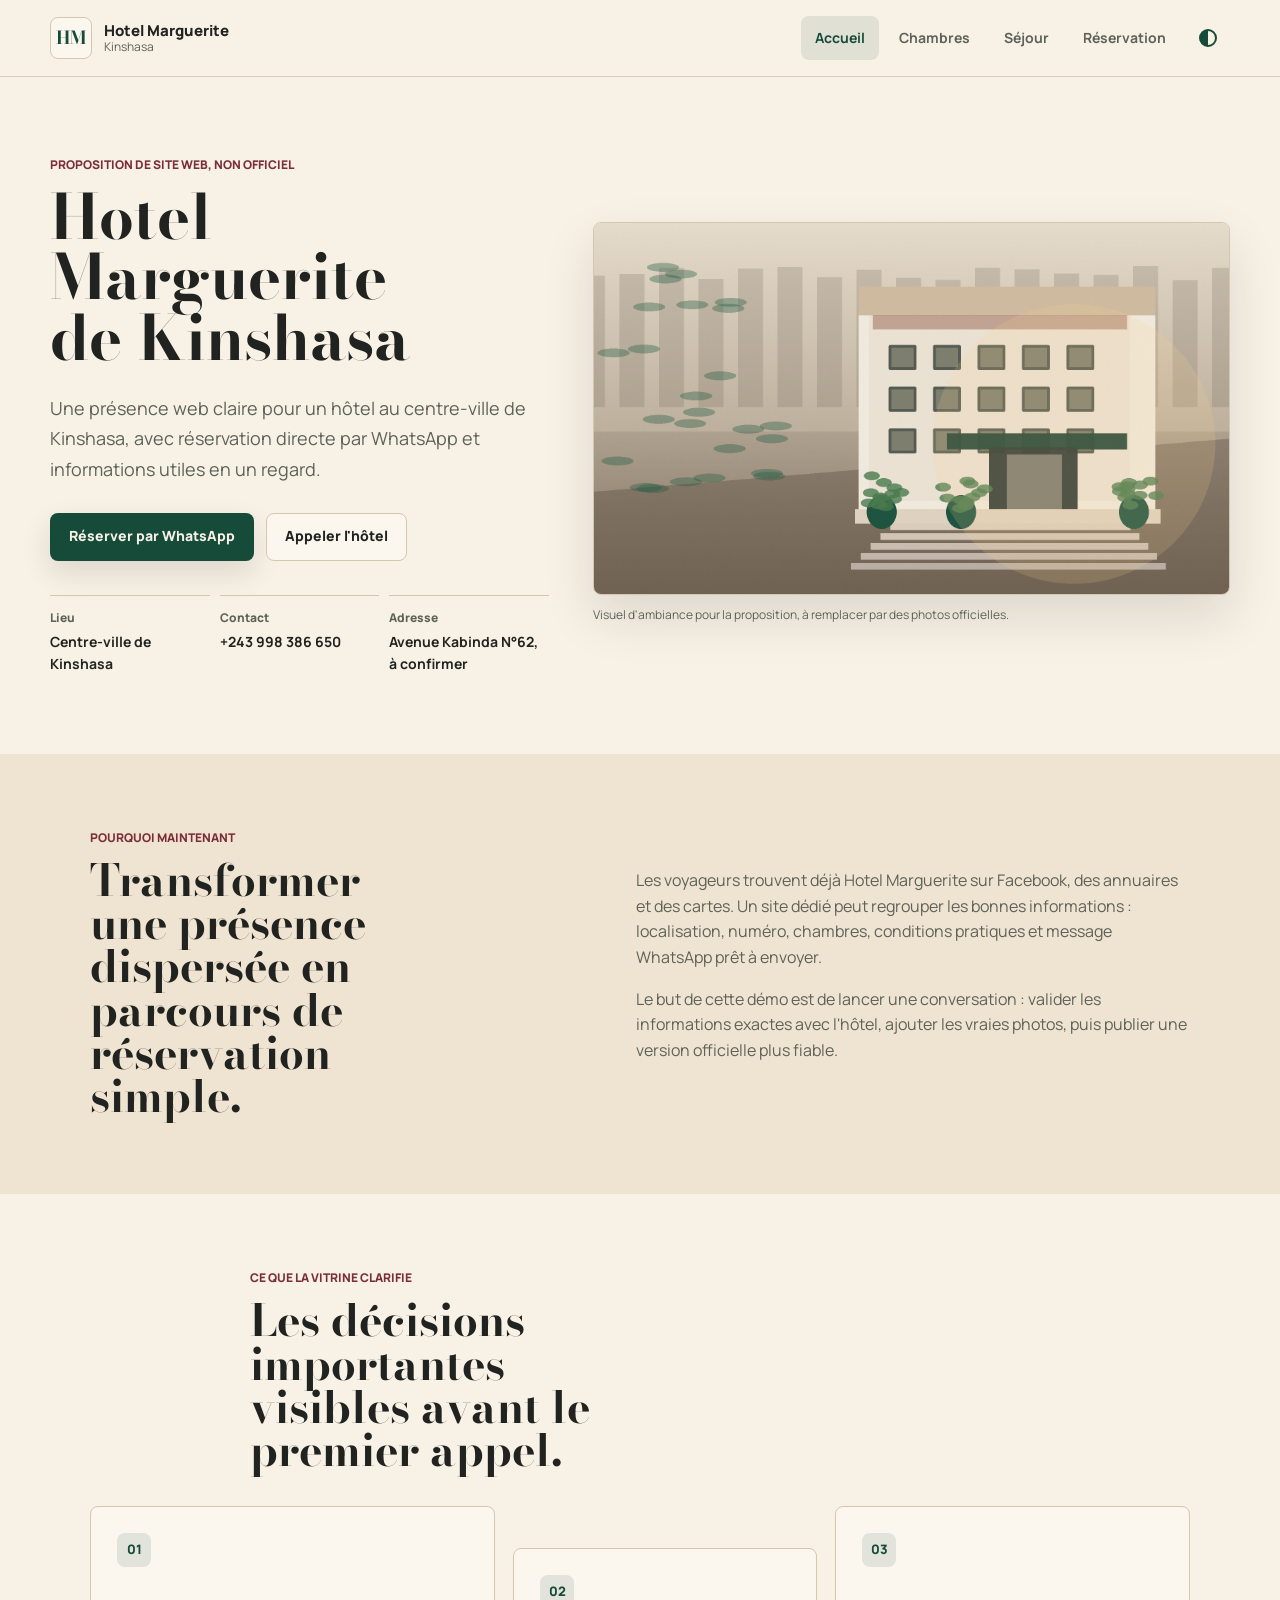
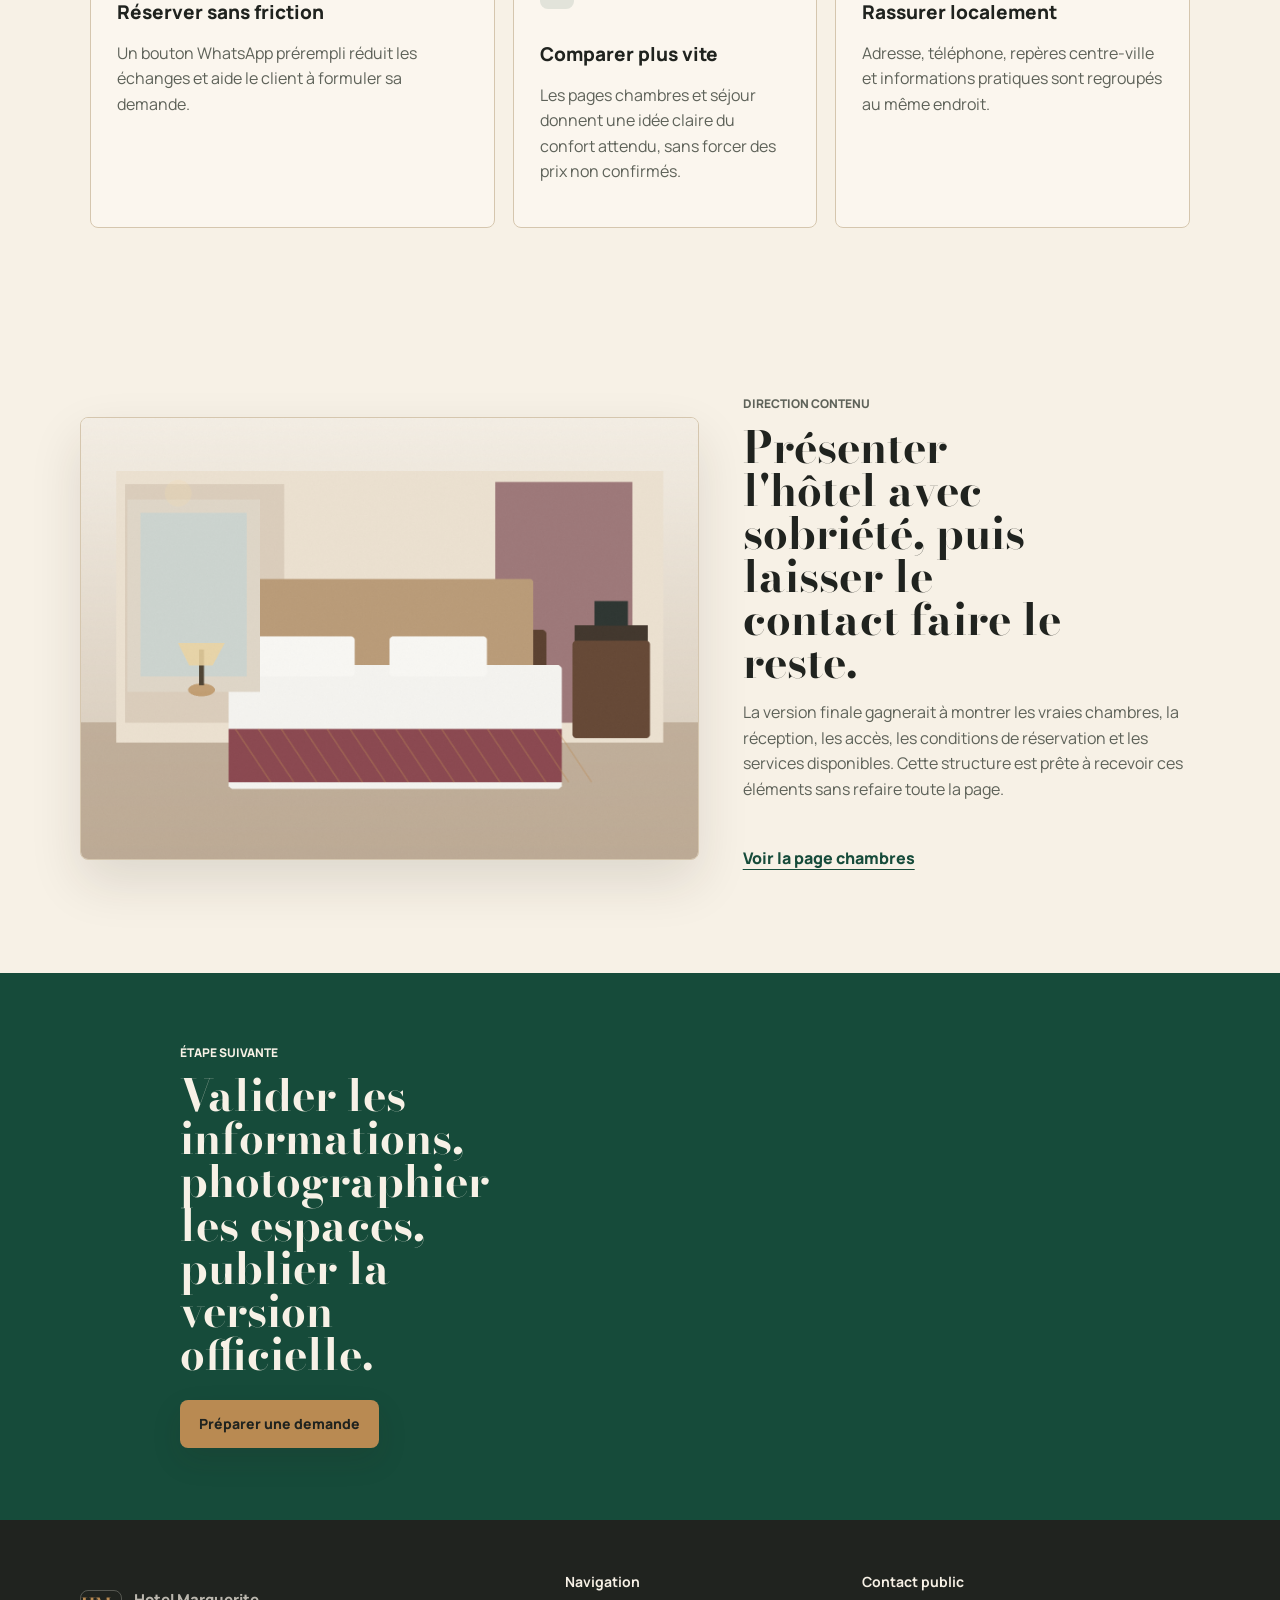
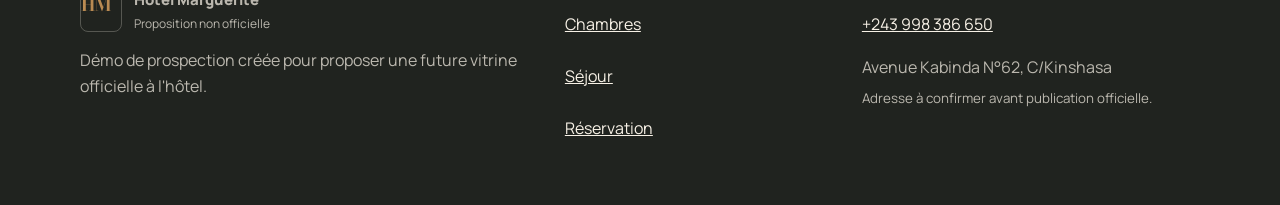
<file: index.html>
<!doctype html>
<html lang="fr">
  <head>
    <meta charset="utf-8">
    <meta name="viewport" content="width=device-width, initial-scale=1">
    <title>Hotel Marguerite de Kinshasa | Proposition de site</title>
    <meta name="description" content="Proposition de site web pour Hotel Marguerite de Kinshasa, hôtel au centre-ville avec réservation directe par téléphone ou WhatsApp.">
    <meta name="keywords" content="Hotel Marguerite Kinshasa, hôtel centre-ville Kinshasa, réservation hôtel Kinshasa, Avenue Kabinda, WhatsApp hôtel Kinshasa">
    <meta property="og:title" content="Hotel Marguerite de Kinshasa | Proposition de site">
    <meta property="og:description" content="Une vitrine claire et mobile-first pour faciliter la réservation directe.">
    <meta property="og:image" content="images/hotel-marguerite-hero-mood.png">
    <meta property="og:type" content="website">
    <link rel="preconnect" href="https://fonts.googleapis.com">
    <link rel="preconnect" href="https://fonts.gstatic.com" crossorigin>
    <link href="https://fonts.googleapis.com/css2?family=Bodoni+Moda:wght@600;700&family=Manrope:wght@400;500;600;700&display=swap" rel="stylesheet">
    <script>document.documentElement.classList.add("js");</script>
    <link rel="stylesheet" href="styles.css">
  </head>
  <body data-page="home">
    <a class="skip-link" href="#main">Aller au contenu</a>
    <header class="site-header">
      <nav class="nav-shell" aria-label="Navigation principale">
        <a class="brand" href="index.html" aria-label="Accueil Hotel Marguerite">
          <span class="brand-mark">HM</span>
          <span>
            <strong>Hotel Marguerite</strong>
            <small>Kinshasa</small>
          </span>
        </a>
        <button class="nav-toggle" type="button" aria-expanded="false" aria-controls="site-menu">
          <span></span>
          <span></span>
          <span></span>
          <span class="sr-only">Menu</span>
        </button>
        <div class="site-menu" id="site-menu">
          <a href="index.html" aria-current="page">Accueil</a>
          <a href="chambres.html">Chambres</a>
          <a href="sejour.html">Séjour</a>
          <a href="reservation.html">Réservation</a>
          <button class="theme-toggle" type="button" aria-label="Changer le thème">
            <span class="theme-icon" aria-hidden="true"></span>
          </button>
        </div>
      </nav>
    </header>

    <main id="main">
      <section class="hero-band">
        <div class="hero-grid">
          <div class="hero-copy reveal">
            <p class="eyebrow">Proposition de site web, non officiel</p>
            <h1>Hotel Marguerite de Kinshasa</h1>
            <p class="hero-lede">Une présence web claire pour un hôtel au centre-ville de Kinshasa, avec réservation directe par WhatsApp et informations utiles en un regard.</p>
            <div class="hero-actions">
              <a class="button primary" href="https://wa.me/243998386650?text=Bonjour%20Hotel%20Marguerite%2C%20je%20souhaite%20demander%20une%20reservation." target="_blank" rel="noopener">Réserver par WhatsApp</a>
              <a class="button secondary" href="tel:+243998386650">Appeler l'hôtel</a>
            </div>
            <dl class="quick-facts" aria-label="Informations rapides">
              <div>
                <dt>Lieu</dt>
                <dd>Centre-ville de Kinshasa</dd>
              </div>
              <div>
                <dt>Contact</dt>
                <dd>+243 998 386 650</dd>
              </div>
              <div>
                <dt>Adresse</dt>
                <dd>Avenue Kabinda N°62, à confirmer</dd>
              </div>
            </dl>
          </div>
          <figure class="hero-visual reveal">
            <img src="images/hotel-marguerite-hero-mood.png" alt="Ambiance proposée pour l'entrée d'un hôtel urbain à Kinshasa">
            <figcaption>Visuel d'ambiance pour la proposition, à remplacer par des photos officielles.</figcaption>
          </figure>
        </div>
      </section>

      <section class="intro-band">
        <div class="section-grid two-columns">
          <div class="section-heading reveal">
            <p class="eyebrow">Pourquoi maintenant</p>
            <h2>Transformer une présence dispersée en parcours de réservation simple.</h2>
          </div>
          <div class="body-stack reveal">
            <p>Les voyageurs trouvent déjà Hotel Marguerite sur Facebook, des annuaires et des cartes. Un site dédié peut regrouper les bonnes informations : localisation, numéro, chambres, conditions pratiques et message WhatsApp prêt à envoyer.</p>
            <p>Le but de cette démo est de lancer une conversation : valider les informations exactes avec l'hôtel, ajouter les vraies photos, puis publier une version officielle plus fiable.</p>
          </div>
        </div>
      </section>

      <section class="proof-band">
        <div class="section-heading compact reveal">
          <p class="eyebrow">Ce que la vitrine clarifie</p>
          <h2>Les décisions importantes visibles avant le premier appel.</h2>
        </div>
        <div class="proof-layout">
          <article class="proof-card reveal">
            <span>01</span>
            <h3>Réserver sans friction</h3>
            <p>Un bouton WhatsApp prérempli réduit les échanges et aide le client à formuler sa demande.</p>
          </article>
          <article class="proof-card reveal">
            <span>02</span>
            <h3>Comparer plus vite</h3>
            <p>Les pages chambres et séjour donnent une idée claire du confort attendu, sans forcer des prix non confirmés.</p>
          </article>
          <article class="proof-card reveal">
            <span>03</span>
            <h3>Rassurer localement</h3>
            <p>Adresse, téléphone, repères centre-ville et informations pratiques sont regroupés au même endroit.</p>
          </article>
        </div>
      </section>

      <section class="image-story-band">
        <div class="image-story">
          <figure class="wide-image reveal">
            <img src="images/hotel-marguerite-room-mood.png" alt="Ambiance proposée pour une chambre d'hôtel confortable">
          </figure>
          <div class="story-copy reveal">
            <p class="eyebrow">Direction contenu</p>
            <h2>Présenter l'hôtel avec sobriété, puis laisser le contact faire le reste.</h2>
            <p>La version finale gagnerait à montrer les vraies chambres, la réception, les accès, les conditions de réservation et les services disponibles. Cette structure est prête à recevoir ces éléments sans refaire toute la page.</p>
            <a class="text-link" href="chambres.html">Voir la page chambres</a>
          </div>
        </div>
      </section>

      <section class="cta-band">
        <div class="cta-inner reveal">
          <p class="eyebrow">Étape suivante</p>
          <h2>Valider les informations, photographier les espaces, publier la version officielle.</h2>
          <a class="button primary" href="reservation.html">Préparer une demande</a>
        </div>
      </section>
    </main>

    <footer class="site-footer">
      <div class="footer-grid">
        <div>
          <a class="brand footer-brand" href="index.html">
            <span class="brand-mark">HM</span>
            <span>
              <strong>Hotel Marguerite</strong>
              <small>Proposition non officielle</small>
            </span>
          </a>
          <p>Démo de prospection créée pour proposer une future vitrine officielle à l'hôtel.</p>
        </div>
        <div>
          <h2>Navigation</h2>
          <a href="chambres.html">Chambres</a>
          <a href="sejour.html">Séjour</a>
          <a href="reservation.html">Réservation</a>
        </div>
        <div>
          <h2>Contact public</h2>
          <a href="tel:+243998386650">+243 998 386 650</a>
          <span>Avenue Kabinda N°62, C/Kinshasa</span>
          <small>Adresse à confirmer avant publication officielle.</small>
        </div>
      </div>
    </footer>
    <script src="script.js"></script>
  </body>
</html>
</file>
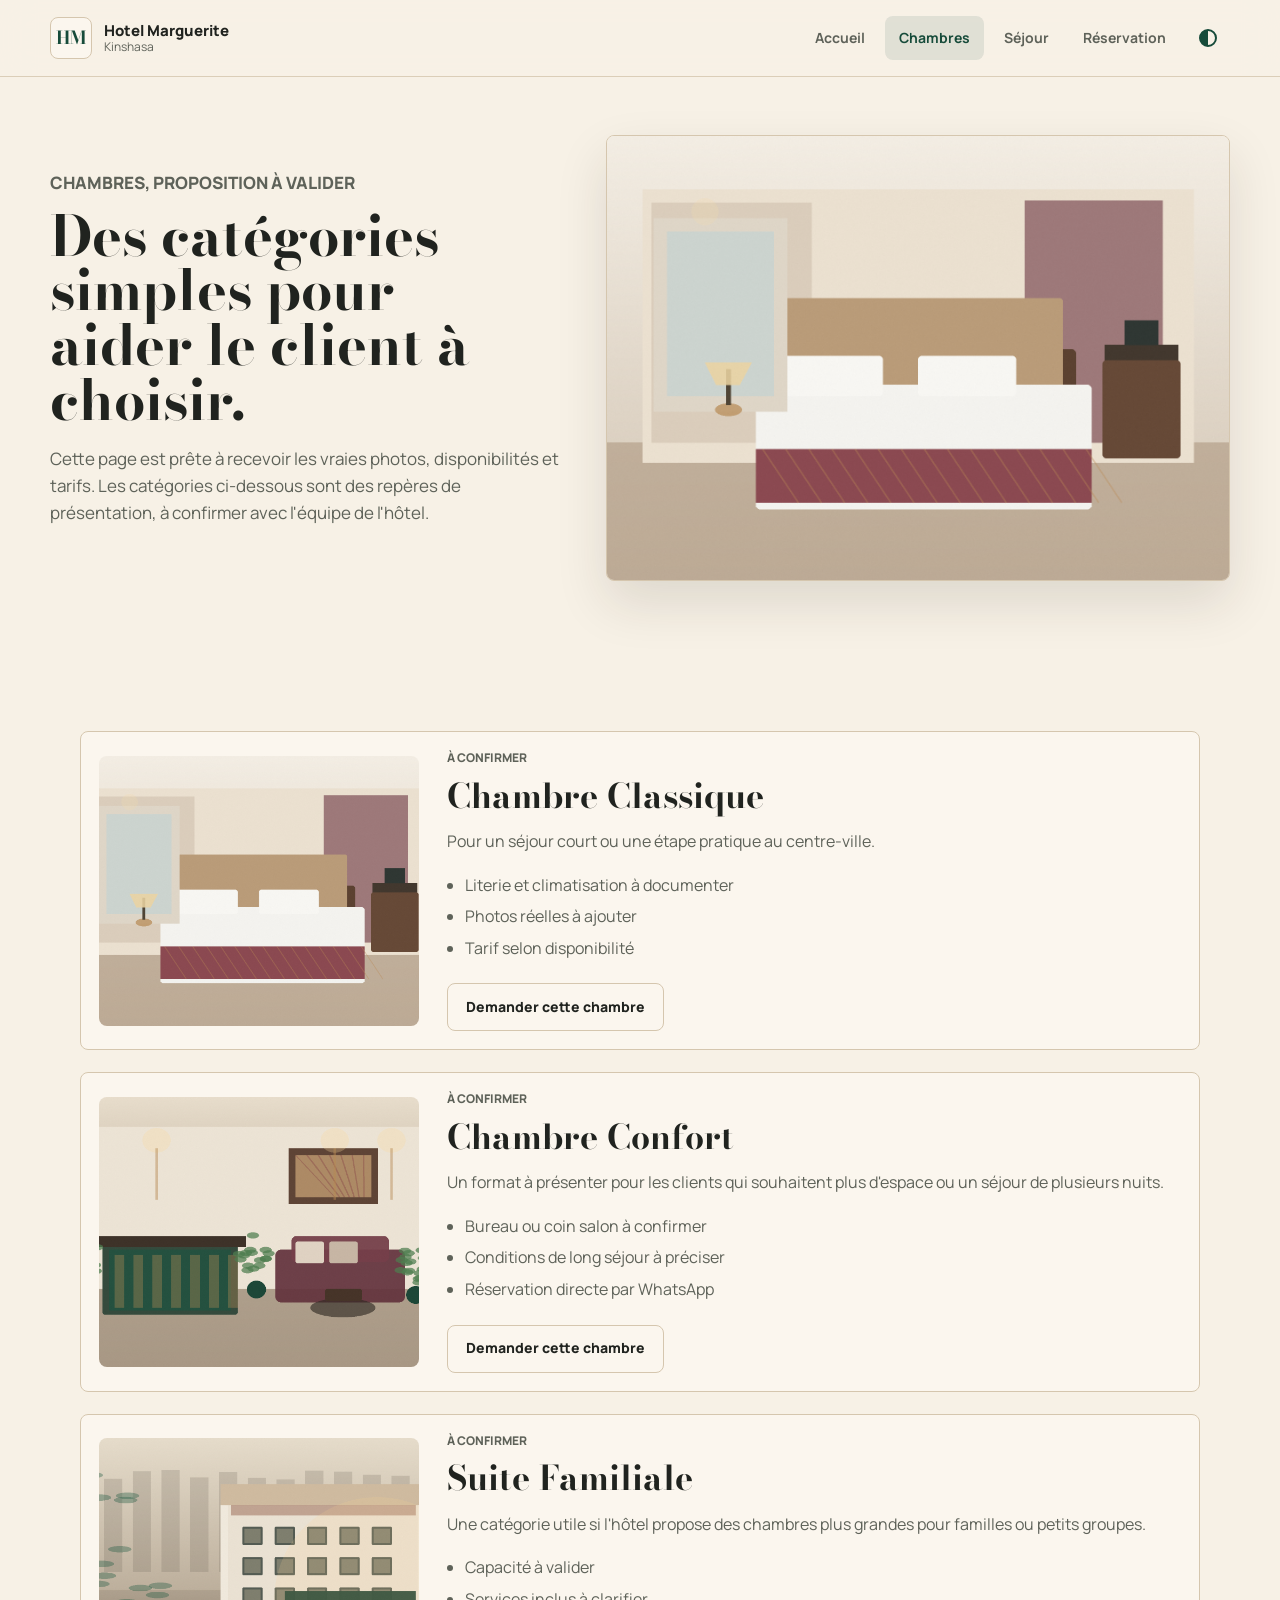
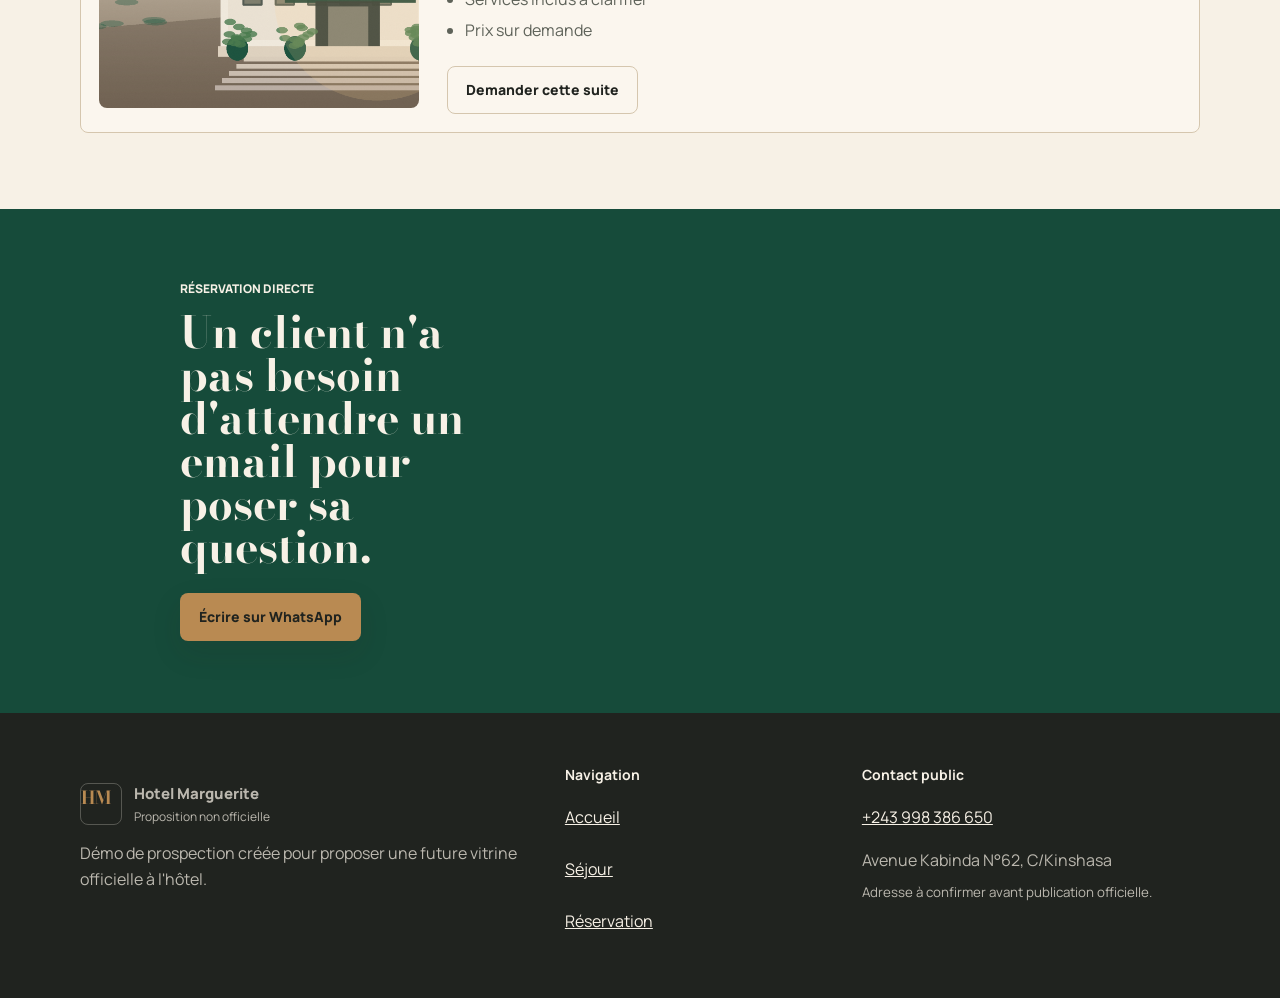
<file: chambres.html>
<!doctype html>
<html lang="fr">
  <head>
    <meta charset="utf-8">
    <meta name="viewport" content="width=device-width, initial-scale=1">
    <title>Chambres | Hotel Marguerite de Kinshasa</title>
    <meta name="description" content="Proposition de page chambres pour Hotel Marguerite de Kinshasa, avec catégories à confirmer et réservation directe.">
    <link rel="preconnect" href="https://fonts.googleapis.com">
    <link rel="preconnect" href="https://fonts.gstatic.com" crossorigin>
    <link href="https://fonts.googleapis.com/css2?family=Bodoni+Moda:wght@600;700&family=Manrope:wght@400;500;600;700&display=swap" rel="stylesheet">
    <script>document.documentElement.classList.add("js");</script>
    <link rel="stylesheet" href="styles.css">
  </head>
  <body data-page="rooms">
    <a class="skip-link" href="#main">Aller au contenu</a>
    <header class="site-header">
      <nav class="nav-shell" aria-label="Navigation principale">
        <a class="brand" href="index.html"><span class="brand-mark">HM</span><span><strong>Hotel Marguerite</strong><small>Kinshasa</small></span></a>
        <button class="nav-toggle" type="button" aria-expanded="false" aria-controls="site-menu"><span></span><span></span><span></span><span class="sr-only">Menu</span></button>
        <div class="site-menu" id="site-menu">
          <a href="index.html">Accueil</a>
          <a href="chambres.html" aria-current="page">Chambres</a>
          <a href="sejour.html">Séjour</a>
          <a href="reservation.html">Réservation</a>
          <button class="theme-toggle" type="button" aria-label="Changer le thème"><span class="theme-icon" aria-hidden="true"></span></button>
        </div>
      </nav>
    </header>

    <main id="main">
      <section class="page-hero">
        <div class="page-hero-copy reveal">
          <p class="eyebrow">Chambres, proposition à valider</p>
          <h1>Des catégories simples pour aider le client à choisir.</h1>
          <p>Cette page est prête à recevoir les vraies photos, disponibilités et tarifs. Les catégories ci-dessous sont des repères de présentation, à confirmer avec l'équipe de l'hôtel.</p>
        </div>
        <figure class="page-hero-image reveal">
          <img src="images/hotel-marguerite-room-mood.png" alt="Ambiance proposée pour une chambre confortable">
        </figure>
      </section>

      <section class="rooms-band">
        <div class="rooms-grid">
          <article class="room-card reveal">
            <img src="images/hotel-marguerite-room-mood.png" alt="Ambiance chambre classique">
            <div>
              <p class="eyebrow">À confirmer</p>
              <h2>Chambre Classique</h2>
              <p>Pour un séjour court ou une étape pratique au centre-ville.</p>
              <ul class="check-list">
                <li>Literie et climatisation à documenter</li>
                <li>Photos réelles à ajouter</li>
                <li>Tarif selon disponibilité</li>
              </ul>
              <a class="button secondary" href="reservation.html?room=classique">Demander cette chambre</a>
            </div>
          </article>
          <article class="room-card reveal">
            <img src="images/hotel-marguerite-reception-mood.png" alt="Ambiance chambre confort et séjour">
            <div>
              <p class="eyebrow">À confirmer</p>
              <h2>Chambre Confort</h2>
              <p>Un format à présenter pour les clients qui souhaitent plus d'espace ou un séjour de plusieurs nuits.</p>
              <ul class="check-list">
                <li>Bureau ou coin salon à confirmer</li>
                <li>Conditions de long séjour à préciser</li>
                <li>Réservation directe par WhatsApp</li>
              </ul>
              <a class="button secondary" href="reservation.html?room=confort">Demander cette chambre</a>
            </div>
          </article>
          <article class="room-card reveal">
            <img src="images/hotel-marguerite-hero-mood.png" alt="Ambiance suite familiale">
            <div>
              <p class="eyebrow">À confirmer</p>
              <h2>Suite Familiale</h2>
              <p>Une catégorie utile si l'hôtel propose des chambres plus grandes pour familles ou petits groupes.</p>
              <ul class="check-list">
                <li>Capacité à valider</li>
                <li>Services inclus à clarifier</li>
                <li>Prix sur demande</li>
              </ul>
              <a class="button secondary" href="reservation.html?room=suite">Demander cette suite</a>
            </div>
          </article>
        </div>
      </section>

      <section class="cta-band">
        <div class="cta-inner reveal">
          <p class="eyebrow">Réservation directe</p>
          <h2>Un client n'a pas besoin d'attendre un email pour poser sa question.</h2>
          <a class="button primary" href="https://wa.me/243998386650?text=Bonjour%20Hotel%20Marguerite%2C%20je%20souhaite%20connaitre%20les%20chambres%20disponibles." target="_blank" rel="noopener">Écrire sur WhatsApp</a>
        </div>
      </section>
    </main>

    <footer class="site-footer">
      <div class="footer-grid">
        <div><a class="brand footer-brand" href="index.html"><span class="brand-mark">HM</span><span><strong>Hotel Marguerite</strong><small>Proposition non officielle</small></span></a><p>Démo de prospection créée pour proposer une future vitrine officielle à l'hôtel.</p></div>
        <div><h2>Navigation</h2><a href="index.html">Accueil</a><a href="sejour.html">Séjour</a><a href="reservation.html">Réservation</a></div>
        <div><h2>Contact public</h2><a href="tel:+243998386650">+243 998 386 650</a><span>Avenue Kabinda N°62, C/Kinshasa</span><small>Adresse à confirmer avant publication officielle.</small></div>
      </div>
    </footer>
    <script src="script.js"></script>
  </body>
</html>
</file>
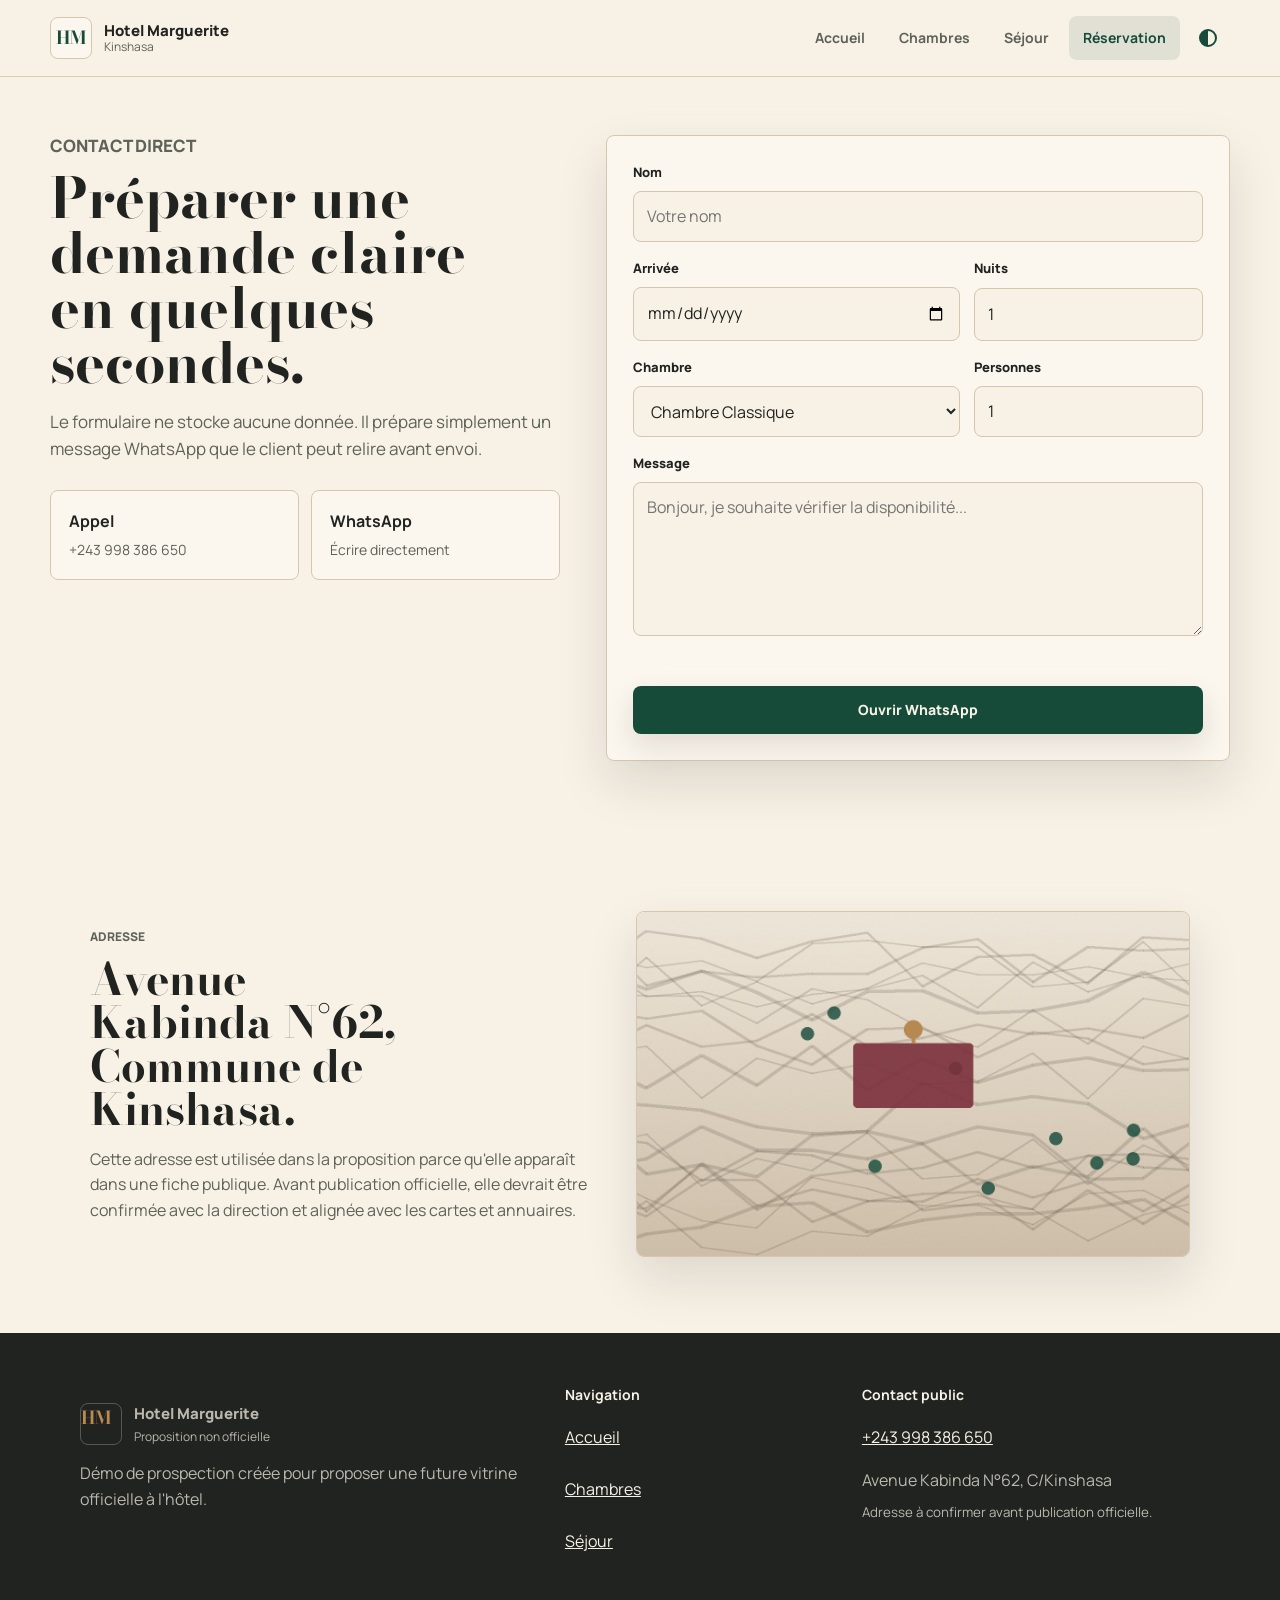
<file: reservation.html>
<!doctype html>
<html lang="fr">
  <head>
    <meta charset="utf-8">
    <meta name="viewport" content="width=device-width, initial-scale=1">
    <title>Réservation & contact | Hotel Marguerite de Kinshasa</title>
    <meta name="description" content="Proposition de page réservation pour Hotel Marguerite de Kinshasa avec message WhatsApp prérempli et contact direct.">
    <link rel="preconnect" href="https://fonts.googleapis.com">
    <link rel="preconnect" href="https://fonts.gstatic.com" crossorigin>
    <link href="https://fonts.googleapis.com/css2?family=Bodoni+Moda:wght@600;700&family=Manrope:wght@400;500;600;700&display=swap" rel="stylesheet">
    <script>document.documentElement.classList.add("js");</script>
    <link rel="stylesheet" href="styles.css">
  </head>
  <body data-page="reservation">
    <a class="skip-link" href="#main">Aller au contenu</a>
    <header class="site-header">
      <nav class="nav-shell" aria-label="Navigation principale">
        <a class="brand" href="index.html"><span class="brand-mark">HM</span><span><strong>Hotel Marguerite</strong><small>Kinshasa</small></span></a>
        <button class="nav-toggle" type="button" aria-expanded="false" aria-controls="site-menu"><span></span><span></span><span></span><span class="sr-only">Menu</span></button>
        <div class="site-menu" id="site-menu">
          <a href="index.html">Accueil</a>
          <a href="chambres.html">Chambres</a>
          <a href="sejour.html">Séjour</a>
          <a href="reservation.html" aria-current="page">Réservation</a>
          <button class="theme-toggle" type="button" aria-label="Changer le thème"><span class="theme-icon" aria-hidden="true"></span></button>
        </div>
      </nav>
    </header>

    <main id="main">
      <section class="booking-band">
        <div class="booking-copy reveal">
          <p class="eyebrow">Contact direct</p>
          <h1>Préparer une demande claire en quelques secondes.</h1>
          <p>Le formulaire ne stocke aucune donnée. Il prépare simplement un message WhatsApp que le client peut relire avant envoi.</p>
          <div class="contact-options">
            <a class="contact-option" href="tel:+243998386650">
              <strong>Appel</strong>
              <span>+243 998 386 650</span>
            </a>
            <a class="contact-option" href="https://wa.me/243998386650" target="_blank" rel="noopener">
              <strong>WhatsApp</strong>
              <span>Écrire directement</span>
            </a>
          </div>
        </div>

        <form class="booking-form reveal" id="booking-form">
          <div class="field-group">
            <label for="guest-name">Nom</label>
            <input id="guest-name" name="guest-name" type="text" autocomplete="name" placeholder="Votre nom">
          </div>
          <div class="field-row">
            <div class="field-group">
              <label for="arrival">Arrivée</label>
              <input id="arrival" name="arrival" type="date">
            </div>
            <div class="field-group">
              <label for="nights">Nuits</label>
              <input id="nights" name="nights" type="number" min="1" max="60" value="1">
            </div>
          </div>
          <div class="field-row">
            <div class="field-group">
              <label for="room-type">Chambre</label>
              <select id="room-type" name="room-type">
                <option value="Chambre Classique">Chambre Classique</option>
                <option value="Chambre Confort">Chambre Confort</option>
                <option value="Suite Familiale">Suite Familiale</option>
                <option value="À conseiller">À conseiller</option>
              </select>
            </div>
            <div class="field-group">
              <label for="guests">Personnes</label>
              <input id="guests" name="guests" type="number" min="1" max="12" value="1">
            </div>
          </div>
          <div class="field-group">
            <label for="notes">Message</label>
            <textarea id="notes" name="notes" rows="5" placeholder="Bonjour, je souhaite vérifier la disponibilité..."></textarea>
          </div>
          <p class="form-status" id="form-status" role="status" aria-live="polite"></p>
          <button class="button primary full-width" type="submit">Ouvrir WhatsApp</button>
        </form>
      </section>

      <section class="address-band">
        <div class="section-grid two-columns">
          <div class="body-stack reveal">
            <p class="eyebrow">Adresse</p>
            <h2>Avenue Kabinda N°62, Commune de Kinshasa.</h2>
            <p>Cette adresse est utilisée dans la proposition parce qu'elle apparaît dans une fiche publique. Avant publication officielle, elle devrait être confirmée avec la direction et alignée avec les cartes et annuaires.</p>
          </div>
          <figure class="map-visual reveal">
            <img src="images/hotel-marguerite-map-mood.png" alt="Carte stylisée avec repère d'adresse">
          </figure>
        </div>
      </section>
    </main>

    <footer class="site-footer">
      <div class="footer-grid">
        <div><a class="brand footer-brand" href="index.html"><span class="brand-mark">HM</span><span><strong>Hotel Marguerite</strong><small>Proposition non officielle</small></span></a><p>Démo de prospection créée pour proposer une future vitrine officielle à l'hôtel.</p></div>
        <div><h2>Navigation</h2><a href="index.html">Accueil</a><a href="chambres.html">Chambres</a><a href="sejour.html">Séjour</a></div>
        <div><h2>Contact public</h2><a href="tel:+243998386650">+243 998 386 650</a><span>Avenue Kabinda N°62, C/Kinshasa</span><small>Adresse à confirmer avant publication officielle.</small></div>
      </div>
    </footer>
    <script src="script.js"></script>
  </body>
</html>
</file>
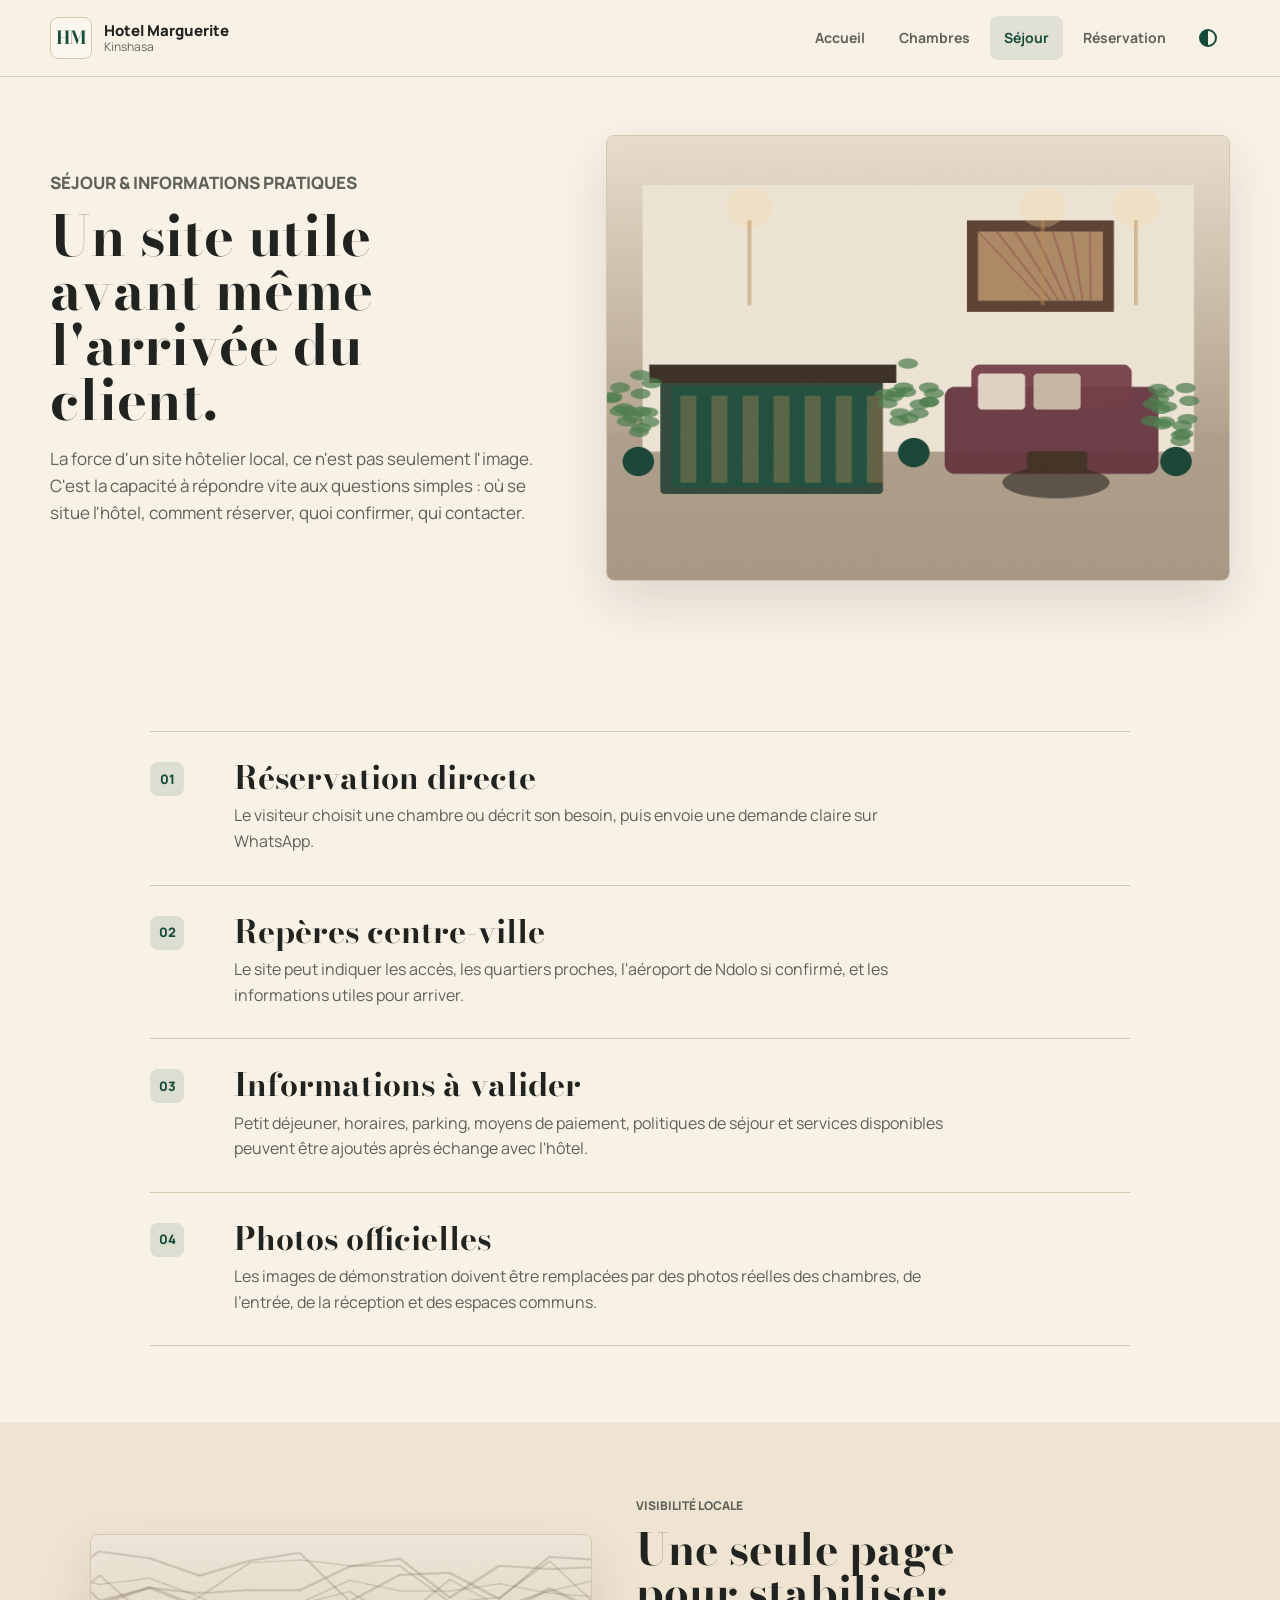
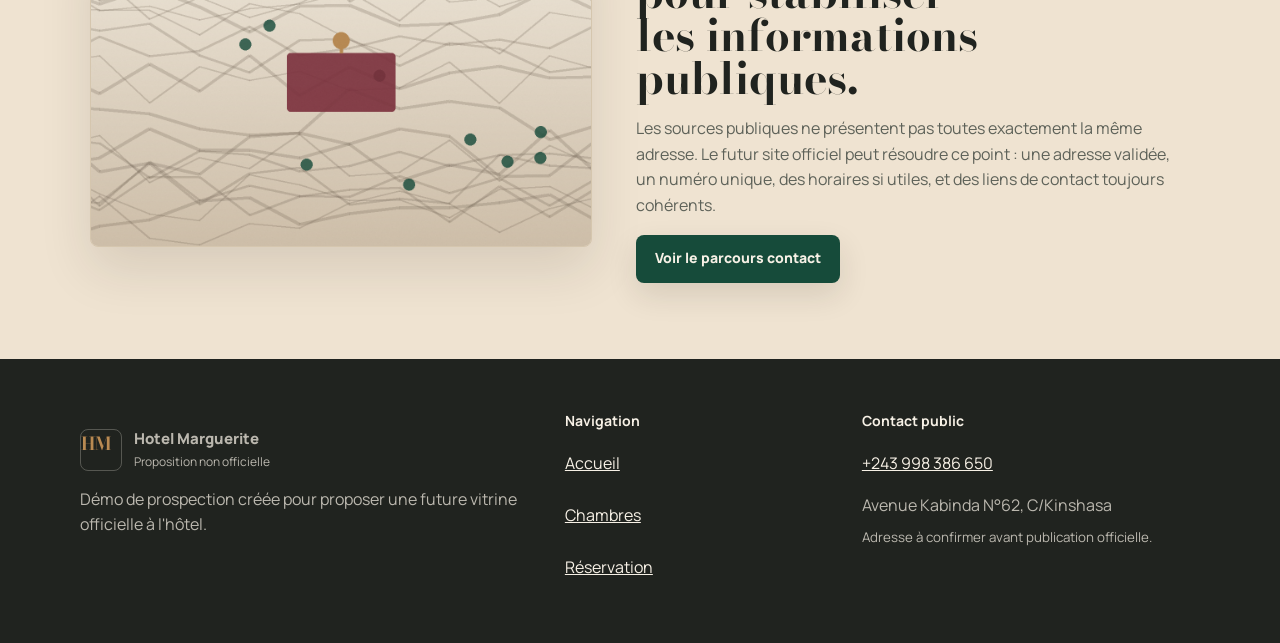
<file: sejour.html>
<!doctype html>
<html lang="fr">
  <head>
    <meta charset="utf-8">
    <meta name="viewport" content="width=device-width, initial-scale=1">
    <title>Séjour & services | Hotel Marguerite de Kinshasa</title>
    <meta name="description" content="Proposition de page séjour et services pour Hotel Marguerite de Kinshasa, centrée sur les informations pratiques et la réservation directe.">
    <link rel="preconnect" href="https://fonts.googleapis.com">
    <link rel="preconnect" href="https://fonts.gstatic.com" crossorigin>
    <link href="https://fonts.googleapis.com/css2?family=Bodoni+Moda:wght@600;700&family=Manrope:wght@400;500;600;700&display=swap" rel="stylesheet">
    <script>document.documentElement.classList.add("js");</script>
    <link rel="stylesheet" href="styles.css">
  </head>
  <body data-page="stay">
    <a class="skip-link" href="#main">Aller au contenu</a>
    <header class="site-header">
      <nav class="nav-shell" aria-label="Navigation principale">
        <a class="brand" href="index.html"><span class="brand-mark">HM</span><span><strong>Hotel Marguerite</strong><small>Kinshasa</small></span></a>
        <button class="nav-toggle" type="button" aria-expanded="false" aria-controls="site-menu"><span></span><span></span><span></span><span class="sr-only">Menu</span></button>
        <div class="site-menu" id="site-menu">
          <a href="index.html">Accueil</a>
          <a href="chambres.html">Chambres</a>
          <a href="sejour.html" aria-current="page">Séjour</a>
          <a href="reservation.html">Réservation</a>
          <button class="theme-toggle" type="button" aria-label="Changer le thème"><span class="theme-icon" aria-hidden="true"></span></button>
        </div>
      </nav>
    </header>

    <main id="main">
      <section class="page-hero services-hero">
        <div class="page-hero-copy reveal">
          <p class="eyebrow">Séjour & informations pratiques</p>
          <h1>Un site utile avant même l'arrivée du client.</h1>
          <p>La force d'un site hôtelier local, ce n'est pas seulement l'image. C'est la capacité à répondre vite aux questions simples : où se situe l'hôtel, comment réserver, quoi confirmer, qui contacter.</p>
        </div>
        <figure class="page-hero-image reveal">
          <img src="images/hotel-marguerite-reception-mood.png" alt="Ambiance proposée pour la réception et le salon">
        </figure>
      </section>

      <section class="service-band">
        <div class="service-list">
          <article class="service-row reveal">
            <span>01</span>
            <div>
              <h2>Réservation directe</h2>
              <p>Le visiteur choisit une chambre ou décrit son besoin, puis envoie une demande claire sur WhatsApp.</p>
            </div>
          </article>
          <article class="service-row reveal">
            <span>02</span>
            <div>
              <h2>Repères centre-ville</h2>
              <p>Le site peut indiquer les accès, les quartiers proches, l'aéroport de Ndolo si confirmé, et les informations utiles pour arriver.</p>
            </div>
          </article>
          <article class="service-row reveal">
            <span>03</span>
            <div>
              <h2>Informations à valider</h2>
              <p>Petit déjeuner, horaires, parking, moyens de paiement, politiques de séjour et services disponibles peuvent être ajoutés après échange avec l'hôtel.</p>
            </div>
          </article>
          <article class="service-row reveal">
            <span>04</span>
            <div>
              <h2>Photos officielles</h2>
              <p>Les images de démonstration doivent être remplacées par des photos réelles des chambres, de l'entrée, de la réception et des espaces communs.</p>
            </div>
          </article>
        </div>
      </section>

      <section class="local-band">
        <div class="section-grid two-columns">
          <figure class="map-visual reveal">
            <img src="images/hotel-marguerite-map-mood.png" alt="Carte stylisée de Kinshasa pour la proposition">
          </figure>
          <div class="body-stack reveal">
            <p class="eyebrow">Visibilité locale</p>
            <h2>Une seule page pour stabiliser les informations publiques.</h2>
            <p>Les sources publiques ne présentent pas toutes exactement la même adresse. Le futur site officiel peut résoudre ce point : une adresse validée, un numéro unique, des horaires si utiles, et des liens de contact toujours cohérents.</p>
            <a class="button primary" href="reservation.html">Voir le parcours contact</a>
          </div>
        </div>
      </section>
    </main>

    <footer class="site-footer">
      <div class="footer-grid">
        <div><a class="brand footer-brand" href="index.html"><span class="brand-mark">HM</span><span><strong>Hotel Marguerite</strong><small>Proposition non officielle</small></span></a><p>Démo de prospection créée pour proposer une future vitrine officielle à l'hôtel.</p></div>
        <div><h2>Navigation</h2><a href="index.html">Accueil</a><a href="chambres.html">Chambres</a><a href="reservation.html">Réservation</a></div>
        <div><h2>Contact public</h2><a href="tel:+243998386650">+243 998 386 650</a><span>Avenue Kabinda N°62, C/Kinshasa</span><small>Adresse à confirmer avant publication officielle.</small></div>
      </div>
    </footer>
    <script src="script.js"></script>
  </body>
</html>
</file>
<file: styles.css>
:root {
  color-scheme: light dark;
  --bg: #f7f1e6;
  --bg-soft: #efe3d1;
  --surface: #fbf6ee;
  --surface-strong: #e7d8c2;
  --ink: #20231f;
  --muted: #5e6259;
  --line: #d5c6ae;
  --primary: #164b3a;
  --primary-ink: #f7f1e6;
  --sage: #7d947a;
  --burgundy: #7b2d3a;
  --brass: #b98a52;
  --shadow: rgba(41, 32, 25, 0.12);
  --focus: #b98a52;
  --radius: 8px;
  --ease-out: cubic-bezier(0.23, 1, 0.32, 1);
  --ease-in-out: cubic-bezier(0.77, 0, 0.175, 1);
}

[data-theme="dark"] {
  color-scheme: dark;
  --bg: #171b17;
  --bg-soft: #22271f;
  --surface: #20251f;
  --surface-strong: #2b3129;
  --ink: #eee6d6;
  --muted: #c3b9a7;
  --line: #4a4f45;
  --primary: #94b48a;
  --primary-ink: #162018;
  --sage: #a6b99a;
  --burgundy: #d38895;
  --brass: #d4a86b;
  --shadow: rgba(5, 7, 5, 0.36);
  --focus: #d4a86b;
}

@media (prefers-color-scheme: dark) {
  :root:not([data-theme="light"]) {
    color-scheme: dark;
    --bg: #171b17;
    --bg-soft: #22271f;
    --surface: #20251f;
    --surface-strong: #2b3129;
    --ink: #eee6d6;
    --muted: #c3b9a7;
    --line: #4a4f45;
    --primary: #94b48a;
    --primary-ink: #162018;
    --sage: #a6b99a;
    --burgundy: #d38895;
    --brass: #d4a86b;
    --shadow: rgba(5, 7, 5, 0.36);
    --focus: #d4a86b;
  }
}

* {
  box-sizing: border-box;
}

html {
  scroll-behavior: smooth;
}

body {
  margin: 0;
  background: var(--bg);
  color: var(--ink);
  font-family: "Manrope", "Segoe UI", sans-serif;
  font-size: 16px;
  line-height: 1.6;
}

img {
  display: block;
  max-width: 100%;
}

a {
  color: inherit;
}

button,
input,
select,
textarea {
  font: inherit;
}

button {
  cursor: pointer;
}

::selection {
  background: var(--brass);
  color: #20231f;
}

.skip-link {
  position: fixed;
  left: 16px;
  top: 12px;
  z-index: 20;
  transform: translateY(-140%);
  background: var(--ink);
  color: var(--bg);
  padding: 10px 14px;
  border-radius: var(--radius);
  transition: transform 160ms var(--ease-out);
}

.skip-link:focus {
  transform: translateY(0);
}

.sr-only {
  position: absolute;
  width: 1px;
  height: 1px;
  padding: 0;
  margin: -1px;
  overflow: hidden;
  clip: rect(0, 0, 0, 0);
  white-space: nowrap;
  border: 0;
}

.site-header {
  position: sticky;
  top: 0;
  z-index: 10;
  background: color-mix(in oklch, var(--bg) 88%, transparent);
  backdrop-filter: blur(16px);
  border-bottom: 1px solid color-mix(in oklch, var(--line) 82%, transparent);
}

.nav-shell {
  width: min(1180px, calc(100% - 32px));
  min-height: 76px;
  margin: 0 auto;
  display: flex;
  align-items: center;
  justify-content: space-between;
  gap: 24px;
}

.brand {
  display: inline-flex;
  align-items: center;
  gap: 12px;
  text-decoration: none;
  min-height: 44px;
  min-width: 0;
}

.brand-mark {
  width: 42px;
  height: 42px;
  display: grid;
  place-items: center;
  border: 1px solid var(--line);
  border-radius: var(--radius);
  background: var(--surface);
  color: var(--primary);
  font-family: "Bodoni Moda", Georgia, serif;
  font-weight: 700;
  font-size: 18px;
}

.brand strong,
.brand small {
  display: block;
  line-height: 1.15;
}

.brand strong {
  font-size: 15px;
  font-weight: 800;
}

.brand small {
  color: var(--muted);
  font-size: 12px;
}

.site-menu {
  display: flex;
  align-items: center;
  gap: 6px;
}

.site-menu a,
.theme-toggle {
  min-height: 44px;
  display: inline-flex;
  align-items: center;
  justify-content: center;
  border-radius: var(--radius);
  border: 1px solid transparent;
  padding: 0 13px;
  color: var(--muted);
  background: transparent;
  text-decoration: none;
  font-size: 14px;
  font-weight: 700;
  transition: color 180ms var(--ease-out), background-color 180ms var(--ease-out), border-color 180ms var(--ease-out), transform 120ms var(--ease-out);
}

.site-menu a:hover,
.site-menu a:focus-visible,
.theme-toggle:hover,
.theme-toggle:focus-visible {
  color: var(--ink);
  background: var(--surface);
  border-color: var(--line);
  outline: none;
}

.site-menu a:active,
.theme-toggle:active,
.button:active,
.contact-option:active {
  transform: scale(0.98);
}

.site-menu a[aria-current="page"] {
  color: var(--primary);
  background: color-mix(in oklch, var(--primary) 10%, transparent);
}

.theme-toggle {
  width: 44px;
  padding: 0;
}

.theme-icon {
  width: 18px;
  height: 18px;
  border-radius: 50%;
  background: linear-gradient(90deg, var(--primary) 50%, transparent 50%);
  border: 2px solid var(--primary);
}

.nav-toggle {
  display: none;
  width: 44px;
  height: 44px;
  padding: 0;
  border-radius: var(--radius);
  border: 1px solid var(--line);
  background: var(--surface);
}

.nav-toggle span:not(.sr-only) {
  display: block;
  width: 18px;
  height: 2px;
  margin: 4px auto;
  background: var(--ink);
  transition: transform 180ms var(--ease-out), opacity 180ms var(--ease-out);
}

.hero-band {
  padding: 52px 0 36px;
  overflow: hidden;
}

.hero-grid {
  width: min(1180px, calc(100% - 32px));
  margin: 0 auto;
  display: grid;
  grid-template-columns: minmax(0, 0.9fr) minmax(420px, 1.15fr);
  align-items: center;
  gap: 44px;
}

.hero-copy {
  padding: 28px 0 42px;
}

.eyebrow {
  margin: 0 0 14px;
  color: var(--burgundy);
  font-size: 12px;
  line-height: 1.3;
  font-weight: 800;
  text-transform: uppercase;
  letter-spacing: 0;
}

h1,
h2,
h3 {
  margin: 0;
  color: var(--ink);
  letter-spacing: 0;
}

h1,
h2 {
  font-family: "Bodoni Moda", Georgia, serif;
  line-height: 0.98;
}

h1 {
  max-width: 10ch;
  font-size: 62px;
  font-weight: 700;
}

h2 {
  font-size: 44px;
  font-weight: 700;
}

h3 {
  font-size: 19px;
  line-height: 1.25;
  font-weight: 800;
}

.hero-lede {
  max-width: 61ch;
  margin: 24px 0 0;
  color: var(--muted);
  font-size: 18px;
  line-height: 1.7;
}

.hero-actions {
  display: flex;
  flex-wrap: wrap;
  gap: 12px;
  margin-top: 28px;
}

.button {
  min-height: 48px;
  display: inline-flex;
  align-items: center;
  justify-content: center;
  gap: 8px;
  border-radius: var(--radius);
  border: 1px solid transparent;
  padding: 0 18px;
  text-decoration: none;
  font-size: 14px;
  font-weight: 800;
  transition: transform 120ms var(--ease-out), background-color 180ms var(--ease-out), border-color 180ms var(--ease-out), color 180ms var(--ease-out), box-shadow 180ms var(--ease-out);
}

.button.primary {
  background: var(--primary);
  color: var(--primary-ink);
  box-shadow: 0 12px 30px var(--shadow);
}

.button.primary:hover,
.button.primary:focus-visible {
  background: color-mix(in oklch, var(--primary) 88%, var(--brass));
  outline: none;
}

.button.secondary {
  background: var(--surface);
  color: var(--ink);
  border-color: var(--line);
}

.button.secondary:hover,
.button.secondary:focus-visible {
  border-color: var(--brass);
  color: var(--primary);
  outline: none;
}

.button.full-width {
  width: 100%;
}

.quick-facts {
  display: grid;
  grid-template-columns: repeat(3, minmax(0, 1fr));
  gap: 10px;
  margin: 34px 0 0;
}

.quick-facts div {
  min-width: 0;
  border-top: 1px solid var(--line);
  padding-top: 12px;
}

.quick-facts dt {
  color: var(--muted);
  font-size: 12px;
  font-weight: 800;
}

.quick-facts dd {
  margin: 4px 0 0;
  color: var(--ink);
  font-size: 14px;
  font-weight: 700;
}

.hero-visual,
.page-hero-image,
.wide-image,
.map-visual {
  margin: 0;
}

.hero-visual {
  position: relative;
}

.hero-visual img,
.page-hero-image img,
.wide-image img,
.map-visual img {
  width: 100%;
  border-radius: var(--radius);
  border: 1px solid var(--line);
  background: var(--surface);
  box-shadow: 0 22px 52px var(--shadow);
}

.hero-visual figcaption {
  margin-top: 10px;
  color: var(--muted);
  font-size: 12px;
}

.intro-band,
.proof-band,
.image-story-band,
.rooms-band,
.service-band,
.local-band,
.address-band {
  padding: 76px 0;
}

.intro-band,
.local-band {
  background: var(--bg-soft);
}

.section-grid {
  width: min(1100px, calc(100% - 32px));
  margin: 0 auto;
  display: grid;
  gap: 44px;
}

.two-columns {
  grid-template-columns: minmax(0, 0.95fr) minmax(0, 1.05fr);
  align-items: center;
}

.section-heading h2,
.body-stack h2,
.story-copy h2,
.cta-inner h2,
.booking-copy h1,
.page-hero-copy h1 {
  max-width: 12ch;
}

.section-heading.compact {
  width: min(780px, calc(100% - 32px));
  margin: 0 auto 34px;
}

.body-stack p,
.story-copy p,
.page-hero-copy p,
.booking-copy p {
  max-width: 68ch;
  color: var(--muted);
}

.body-stack p:first-of-type,
.story-copy p:first-of-type {
  margin-top: 0;
}

.proof-layout {
  width: min(1100px, calc(100% - 32px));
  margin: 0 auto;
  display: grid;
  grid-template-columns: 1.2fr 0.9fr 1.05fr;
  gap: 18px;
  align-items: stretch;
}

.proof-card,
.contact-option,
.room-card,
.booking-form {
  border: 1px solid var(--line);
  border-radius: var(--radius);
  background: var(--surface);
}

.proof-card {
  min-height: 230px;
  padding: 26px;
}

.proof-card:nth-child(2) {
  margin-top: 42px;
}

.proof-card span,
.service-row span {
  display: inline-flex;
  align-items: center;
  justify-content: center;
  width: 34px;
  height: 34px;
  border-radius: var(--radius);
  color: var(--primary);
  background: color-mix(in oklch, var(--primary) 11%, transparent);
  font-size: 13px;
  font-weight: 900;
}

.proof-card h3 {
  margin-top: 34px;
}

.proof-card p,
.service-row p,
.room-card p,
.check-list {
  color: var(--muted);
}

.image-story {
  width: min(1120px, calc(100% - 32px));
  margin: 0 auto;
  display: grid;
  grid-template-columns: minmax(0, 1.15fr) minmax(300px, 0.85fr);
  gap: 44px;
  align-items: center;
}

.story-copy {
  padding: 16px 0;
}

.text-link {
  display: inline-flex;
  align-items: center;
  min-height: 44px;
  margin-top: 18px;
  color: var(--primary);
  font-weight: 900;
  text-decoration-thickness: 1px;
  text-underline-offset: 5px;
}

.cta-band {
  padding: 72px 0;
  background: var(--primary);
  color: var(--primary-ink);
}

.cta-inner {
  width: min(920px, calc(100% - 32px));
  margin: 0 auto;
}

.cta-inner h2,
.cta-inner .eyebrow {
  color: var(--primary-ink);
}

.cta-inner .button.primary {
  margin-top: 24px;
  background: var(--brass);
  color: #20231f;
}

.site-footer {
  padding: 54px 0;
  background: var(--ink);
  color: var(--bg);
}

.footer-grid {
  width: min(1120px, calc(100% - 32px));
  margin: 0 auto;
  display: grid;
  grid-template-columns: 1.2fr 0.7fr 0.9fr;
  gap: 34px;
}

.footer-brand .brand-mark {
  background: transparent;
  color: var(--brass);
  border-color: color-mix(in oklch, var(--bg) 25%, transparent);
}

.site-footer p,
.site-footer small,
.site-footer span {
  color: color-mix(in oklch, var(--bg) 72%, transparent);
}

.site-footer h2 {
  margin: 0 0 12px;
  color: var(--bg);
  font-family: "Manrope", "Segoe UI", sans-serif;
  font-size: 14px;
  line-height: 1.2;
}

.site-footer a,
.site-footer span,
.site-footer small {
  display: block;
  margin-top: 8px;
}

.site-footer a {
  min-height: 44px;
  display: flex;
  align-items: center;
}

.page-hero,
.booking-band {
  width: min(1180px, calc(100% - 32px));
  margin: 0 auto;
  padding: 58px 0 74px;
  display: grid;
  grid-template-columns: minmax(0, 0.9fr) minmax(420px, 1.1fr);
  gap: 46px;
  align-items: center;
}

.page-hero-copy h1,
.booking-copy h1 {
  font-size: 56px;
}

.page-hero-copy p,
.booking-copy p {
  font-size: 17px;
}

.rooms-grid {
  width: min(1120px, calc(100% - 32px));
  margin: 0 auto;
  display: grid;
  gap: 22px;
}

.room-card {
  display: grid;
  grid-template-columns: 320px minmax(0, 1fr);
  gap: 28px;
  padding: 18px;
  align-items: center;
}

.room-card img {
  height: 270px;
  width: 100%;
  object-fit: cover;
  border-radius: var(--radius);
}

.room-card h2 {
  font-size: 34px;
}

.check-list {
  margin: 18px 0 22px;
  padding-left: 18px;
}

.check-list li + li {
  margin-top: 6px;
}

.service-list {
  width: min(980px, calc(100% - 32px));
  margin: 0 auto;
  border-top: 1px solid var(--line);
}

.service-row {
  display: grid;
  grid-template-columns: 58px minmax(0, 1fr);
  gap: 26px;
  padding: 30px 0;
  border-bottom: 1px solid var(--line);
}

.service-row h2 {
  font-size: 32px;
}

.service-row p {
  margin: 10px 0 0;
  max-width: 72ch;
}

.map-visual img {
  aspect-ratio: 16 / 10;
  object-fit: cover;
}

.booking-band {
  align-items: start;
}

.contact-options {
  display: grid;
  grid-template-columns: repeat(2, minmax(0, 1fr));
  gap: 12px;
  margin-top: 28px;
}

.contact-option {
  padding: 18px;
  text-decoration: none;
  transition: transform 120ms var(--ease-out), border-color 180ms var(--ease-out), background-color 180ms var(--ease-out);
}

.contact-option:hover,
.contact-option:focus-visible {
  border-color: var(--brass);
  outline: none;
}

.contact-option strong,
.contact-option span {
  display: block;
}

.contact-option span {
  margin-top: 4px;
  color: var(--muted);
  font-size: 14px;
}

.booking-form {
  padding: 26px;
  box-shadow: 0 22px 52px var(--shadow);
}

.field-row {
  display: grid;
  grid-template-columns: 1fr 0.7fr;
  gap: 14px;
}

.field-group {
  display: grid;
  gap: 8px;
  margin-bottom: 16px;
}

.field-group label {
  font-size: 13px;
  font-weight: 900;
}

.field-group input,
.field-group select,
.field-group textarea {
  width: 100%;
  min-height: 48px;
  border-radius: var(--radius);
  border: 1px solid var(--line);
  background: var(--bg);
  color: var(--ink);
  padding: 12px 13px;
  outline: none;
  transition: border-color 160ms var(--ease-out), box-shadow 160ms var(--ease-out), background-color 160ms var(--ease-out);
}

.field-group textarea {
  resize: vertical;
}

.field-group input:focus,
.field-group select:focus,
.field-group textarea:focus {
  border-color: var(--focus);
  box-shadow: 0 0 0 3px color-mix(in oklch, var(--focus) 24%, transparent);
}

.form-status {
  min-height: 22px;
  margin: 0 0 12px;
  color: var(--muted);
  font-size: 13px;
}

.reveal {
  opacity: 1;
  transform: none;
}

.js .reveal {
  animation: reveal-in 420ms var(--ease-out) both;
}

.js .reveal.is-visible {
  opacity: 1;
  transform: translateY(0);
}

@keyframes reveal-in {
  from {
    opacity: 0.01;
    transform: translateY(10px);
  }
  to {
    opacity: 1;
    transform: translateY(0);
  }
}

@media (max-width: 920px) {
  .nav-shell {
    min-height: 66px;
  }

  .nav-toggle {
    display: block;
  }

  .site-menu {
    position: absolute;
    left: 16px;
    right: 16px;
    top: 72px;
    display: grid;
    grid-template-columns: 1fr;
    gap: 6px;
    padding: 10px;
    border: 1px solid var(--line);
    border-radius: var(--radius);
    background: var(--surface);
    box-shadow: 0 20px 44px var(--shadow);
    opacity: 0;
    transform: translateY(-8px);
    pointer-events: none;
    transition: opacity 180ms var(--ease-out), transform 180ms var(--ease-out);
  }

  .site-menu.is-open {
    opacity: 1;
    transform: translateY(0);
    pointer-events: auto;
  }

  .site-menu a,
  .theme-toggle {
    justify-content: flex-start;
    width: 100%;
  }

  .theme-toggle {
    justify-content: center;
  }

  .hero-grid,
  .page-hero,
  .booking-band,
  .two-columns,
  .image-story {
    grid-template-columns: 1fr;
  }

  .hero-grid,
  .page-hero,
  .booking-band {
    gap: 30px;
  }

  h1,
  .page-hero-copy h1,
  .booking-copy h1 {
    max-width: 12ch;
    font-size: 42px;
  }

  h2 {
    font-size: 34px;
  }

  .quick-facts,
  .proof-layout,
  .contact-options {
    grid-template-columns: 1fr;
  }

  .proof-card:nth-child(2) {
    margin-top: 0;
  }

  .room-card {
    grid-template-columns: 1fr;
  }

  .footer-grid {
    grid-template-columns: 1fr;
  }
}

@media (max-width: 560px) {
  body {
    font-size: 15px;
  }

  .nav-shell,
  .hero-grid,
  .page-hero,
  .booking-band,
  .section-grid,
  .proof-layout,
  .image-story,
  .rooms-grid,
  .service-list,
  .footer-grid,
  .section-heading.compact,
  .cta-inner {
    width: min(100% - 28px, 1180px);
  }

  .brand strong {
    font-size: 14px;
  }

  .brand small {
    display: none;
  }

  .brand-mark {
    width: 38px;
    height: 38px;
  }

  .hero-band {
    padding-top: 28px;
  }

  .hero-copy {
    padding: 14px 0 0;
  }

  h1,
  .page-hero-copy h1,
  .booking-copy h1 {
    font-size: 34px;
  }

  h2 {
    font-size: 29px;
  }

  .hero-lede,
  .page-hero-copy p,
  .booking-copy p {
    font-size: 16px;
  }

  .hero-actions {
    flex-direction: column;
  }

  .button {
    width: 100%;
  }

  .hero-visual img,
  .page-hero-image img,
  .wide-image img,
  .map-visual img {
    box-shadow: 0 16px 34px var(--shadow);
  }

  .intro-band,
  .proof-band,
  .image-story-band,
  .rooms-band,
  .service-band,
  .local-band,
  .address-band,
  .cta-band {
    padding: 52px 0;
  }

  .page-hero,
  .booking-band {
    padding: 38px 0 52px;
  }

  .room-card,
  .booking-form,
  .proof-card {
    padding: 18px;
  }

  .room-card img {
    height: 220px;
  }

  .field-row {
    grid-template-columns: 1fr;
    gap: 0;
  }

  .service-row {
    grid-template-columns: 1fr;
    gap: 14px;
  }
}

@media (prefers-reduced-motion: reduce) {
  html {
    scroll-behavior: auto;
  }

  *,
  *::before,
  *::after {
    transition-duration: 1ms !important;
    animation-duration: 1ms !important;
    animation-iteration-count: 1 !important;
  }

  .reveal {
    opacity: 1;
    transform: none;
  }
}
</file>
